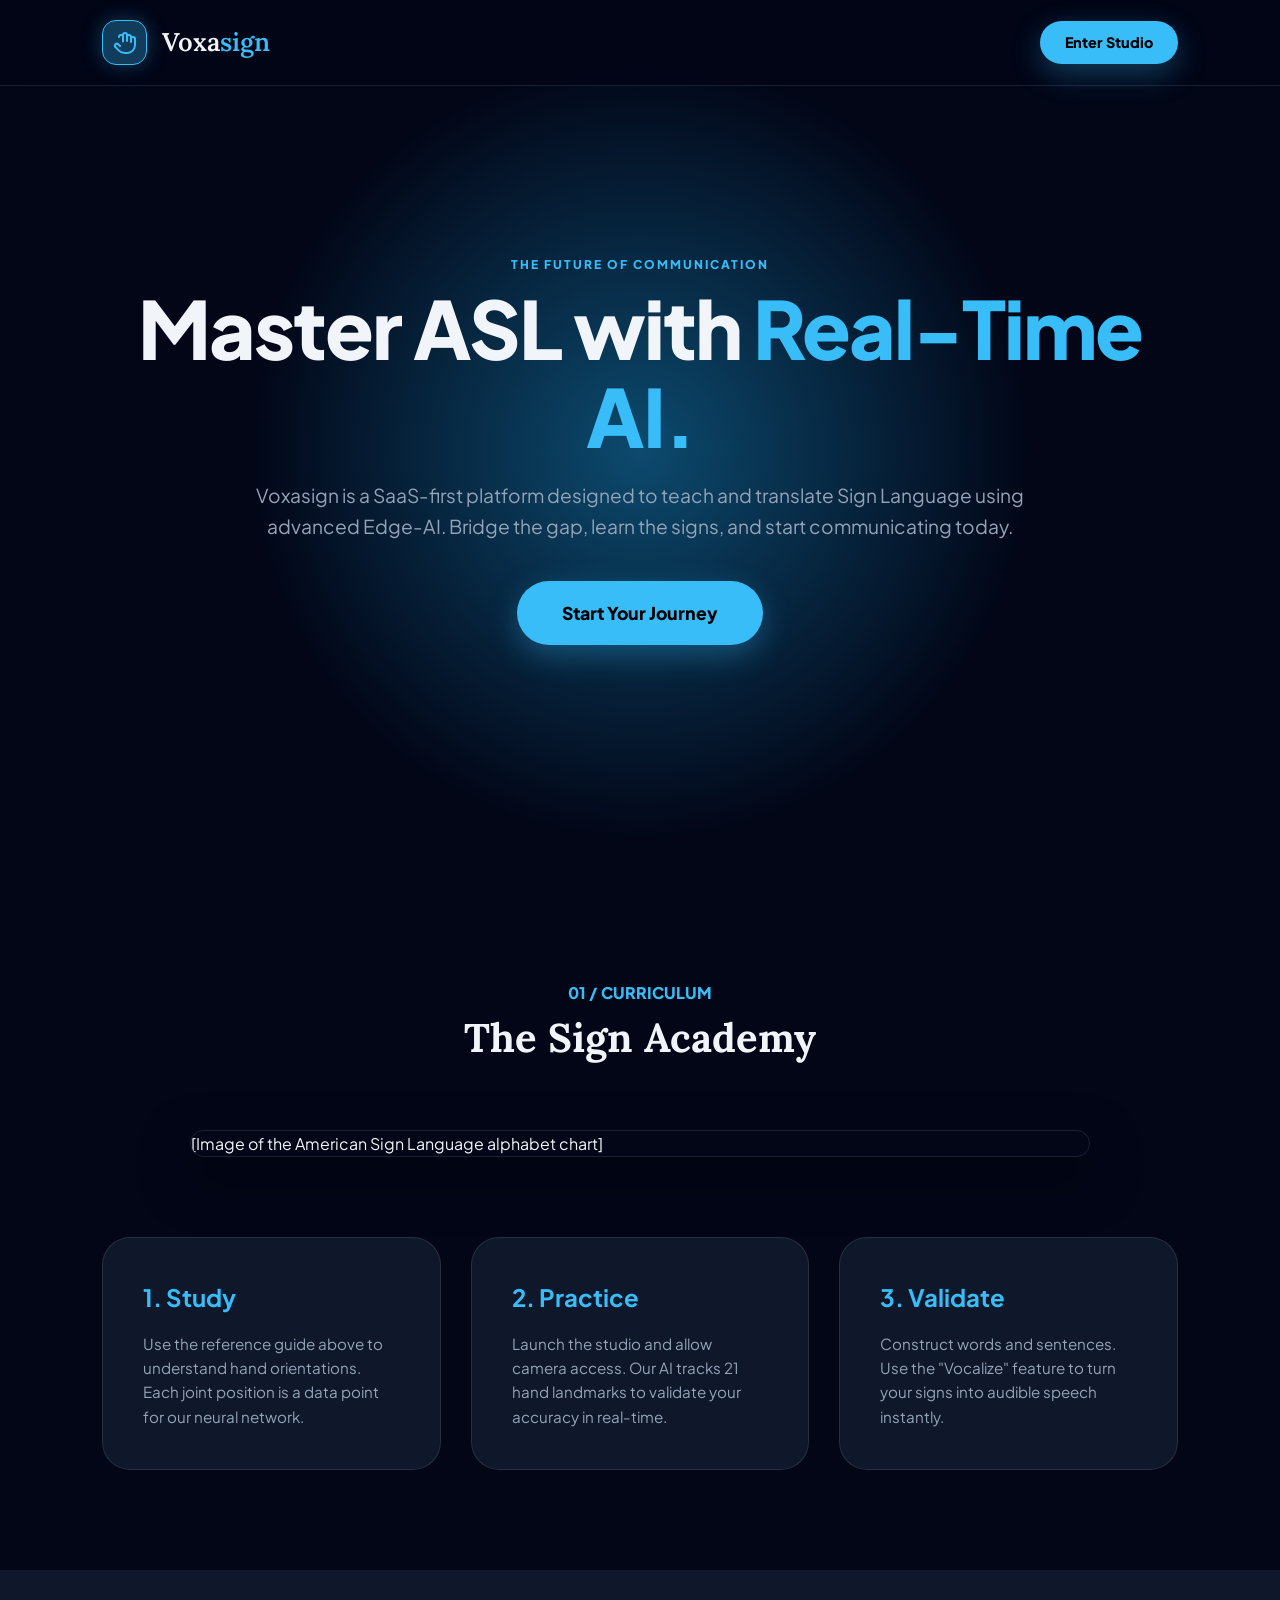
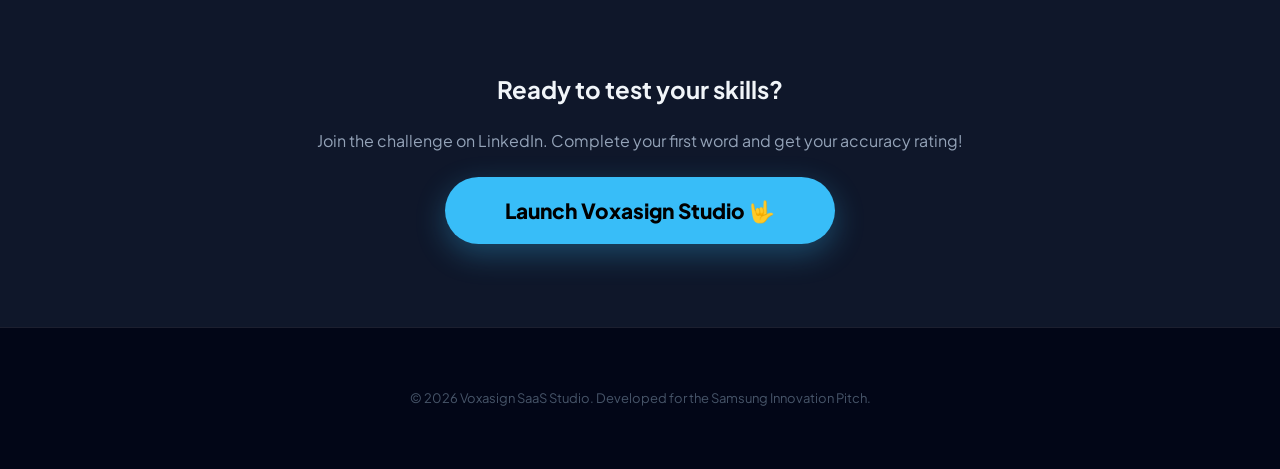
<file: landing.html>
<!DOCTYPE html>
<html lang="en">
<head>
    <meta charset="UTF-8">
    <meta name="viewport" content="width=device-width, initial-scale=1.0">
    <title>Voxasign — Professional Gesture Intelligence</title>
    <link href="https://fonts.googleapis.com/css2?family=Plus+Jakarta+Sans:wght@300;400;600;800&family=Lora:wght@500&display=swap" rel="stylesheet">
    <style>
        :root {
            --primary: #38bdf8;
            --primary-glow: rgba(56, 189, 248, 0.3);
            --bg: #020617;
            --card: #0f172a;
            --text-main: #f1f5f9;
            --text-dim: #94a3b8;
            --border: rgba(255, 255, 255, 0.1);
        }

        * { margin: 0; padding: 0; box-sizing: border-box; }
        body { font-family: 'Plus Jakarta Sans', sans-serif; background: var(--bg); color: var(--text-main); line-height: 1.6; overflow-x: hidden; scroll-behavior: smooth; }

        /* --- IDENTICAL STUDIO BRANDING --- */
        nav {
            position: fixed; top: 0; width: 100%; z-index: 1000;
            display: flex; justify-content: space-between; align-items: center;
            padding: 20px 8%; background: rgba(2, 6, 23, 0.8);
            backdrop-filter: blur(12px); border-bottom: 1px solid var(--border);
        }

        .logo-box { display: flex; align-items: center; gap: 15px; text-decoration: none; color: inherit; }
        
        .logo-icon {
            width: 45px; height: 45px;
            background: var(--primary-glow);
            border: 1.5px solid var(--primary);
            border-radius: 14px;
            display: flex; align-items: center; justify-content: center;
            color: var(--primary);
            box-shadow: 0 0 20px var(--primary-glow);
        }

        .logo-name { font-family: 'Lora', serif; font-size: 1.6rem; font-weight: 600; }
        .logo-name span { color: var(--primary); }

        /* --- HERO SECTION --- */
        .hero {
            height: 100vh; display: flex; flex-direction: column;
            justify-content: center; align-items: center; text-align: center;
            padding: 0 10%; background: radial-gradient(circle at 50% 50%, #0c4a6e 0%, transparent 50%);
        }

        .hero h1 { font-size: clamp(2.5rem, 8vw, 5rem); font-weight: 800; margin-bottom: 20px; line-height: 1.1; letter-spacing: -2px; }
        .hero h1 span { color: var(--primary); }
        .hero p { font-size: 1.2rem; color: var(--text-dim); max-width: 800px; margin-bottom: 40px; }

        .btn-cta {
            background: var(--primary); color: #000; padding: 18px 45px;
            border-radius: 99px; font-weight: 800; text-decoration: none;
            font-size: 1.1rem; box-shadow: 0 10px 30px var(--primary-glow);
            transition: 0.3s;
        }
        .btn-cta:hover { transform: scale(1.05); background: #fff; }

        /* --- LEARNING & TUTORIAL SECTION --- */
        .section-header { text-align: center; padding: 80px 0 20px; }
        .section-header h2 { font-family: 'Lora'; font-size: 2.5rem; }

        .tutorial-grid {
            display: grid; grid-template-columns: repeat(auto-fit, minmax(300px, 1fr));
            gap: 30px; padding: 40px 8% 100px;
        }

        .tutorial-card {
            background: var(--card); border: 1px solid var(--border);
            padding: 40px; border-radius: 28px; transition: 0.3s;
        }
        .tutorial-card:hover { border-color: var(--primary); transform: translateY(-10px); }
        .tutorial-card h3 { color: var(--primary); margin-bottom: 15px; font-size: 1.5rem; }
        .tutorial-card p { color: var(--text-dim); font-size: 0.95rem; }

        /* --- VISUALS --- */
        .img-container { width: 100%; max-width: 900px; margin: 40px auto; border-radius: 24px; overflow: hidden; border: 1px solid var(--border); box-shadow: 0 20px 50px rgba(0,0,0,0.5); }
        .img-container img { width: 100%; display: block; }

        footer { text-align: center; padding: 60px; border-top: 1px solid var(--border); color: #475569; font-size: 13px; }
    </style>
</head>
<body>

<nav>
    <div class="logo-box">
        <div class="logo-icon">
            <svg width="24" height="24" viewBox="0 0 24 24" fill="none" stroke="currentColor" stroke-width="2" stroke-linecap="round" stroke-linejoin="round">
                <path d="M18 11V6a2 2 0 0 0-2-2v0a2 2 0 0 0-2 2v0" />
                <path d="M14 10V4a2 2 0 0 0-2-2v0a2 2 0 0 0-2 2v0" />
                <path d="M10 10.5V6a2 2 0 0 0-2-2v0a2 2 0 0 0-2 2v0" />
                <path d="M18 8a2 2 0 1 1 4 0v6a8 8 0 0 1-8 8h-2c-2.8 0-4.5-.86-5.99-2.34l-3.6-3.6a2 2 0 0 1 2.83-2.82L7 15" />
            </svg>
        </div>
        <div class="logo-name">Voxa<span>sign</span></div>
    </div>
    <a href="index.html" class="btn-cta" style="padding: 10px 25px; font-size: 0.9rem;">Enter Studio</a>
</nav>

<section class="hero">
    <div style="color: var(--primary); font-weight: 800; letter-spacing: 2px; font-size: 12px; margin-bottom: 10px; text-transform: uppercase;">The Future of Communication</div>
    <h1>Master ASL with <span>Real-Time AI.</span></h1>
    <p>Voxasign is a SaaS-first platform designed to teach and translate Sign Language using advanced Edge-AI. Bridge the gap, learn the signs, and start communicating today.</p>
    <a href="#learn" class="btn-cta">Start Your Journey</a>
</section>

<div class="section-header" id="learn">
    <span style="color: var(--primary); font-weight: 800;">01 / CURRICULUM</span>
    <h2>The Sign Academy</h2>
</div>

<div class="img-container">
    

[Image of the American Sign Language alphabet chart]

</div>

<section class="tutorial-grid">
    <div class="tutorial-card">
        <h3>1. Study</h3>
        <p>Use the reference guide above to understand hand orientations. Each joint position is a data point for our neural network.</p>
    </div>
    <div class="tutorial-card">
        <h3>2. Practice</h3>
        <p>Launch the studio and allow camera access. Our AI tracks 21 hand landmarks to validate your accuracy in real-time.</p>
        
    </div>
    <div class="tutorial-card">
        <h3>3. Validate</h3>
        <p>Construct words and sentences. Use the "Vocalize" feature to turn your signs into audible speech instantly.</p>
    </div>
</section>

<section style="background: var(--card); padding: 100px 8%; text-align: center;">
    <h2 style="margin-bottom: 20px;">Ready to test your <span>skills?</span></h2>
    <p style="color: var(--text-dim); margin-bottom: 40px;">Join the challenge on LinkedIn. Complete your first word and get your accuracy rating!</p>
    <a href="index.html" class="btn-cta" style="padding: 20px 60px; font-size: 1.3rem;">Launch Voxasign Studio 🤟</a>
</section>

<footer>
    &copy; 2026 Voxasign SaaS Studio. Developed for the Samsung Innovation Pitch.
</footer>

</body>
</html>
</file>
